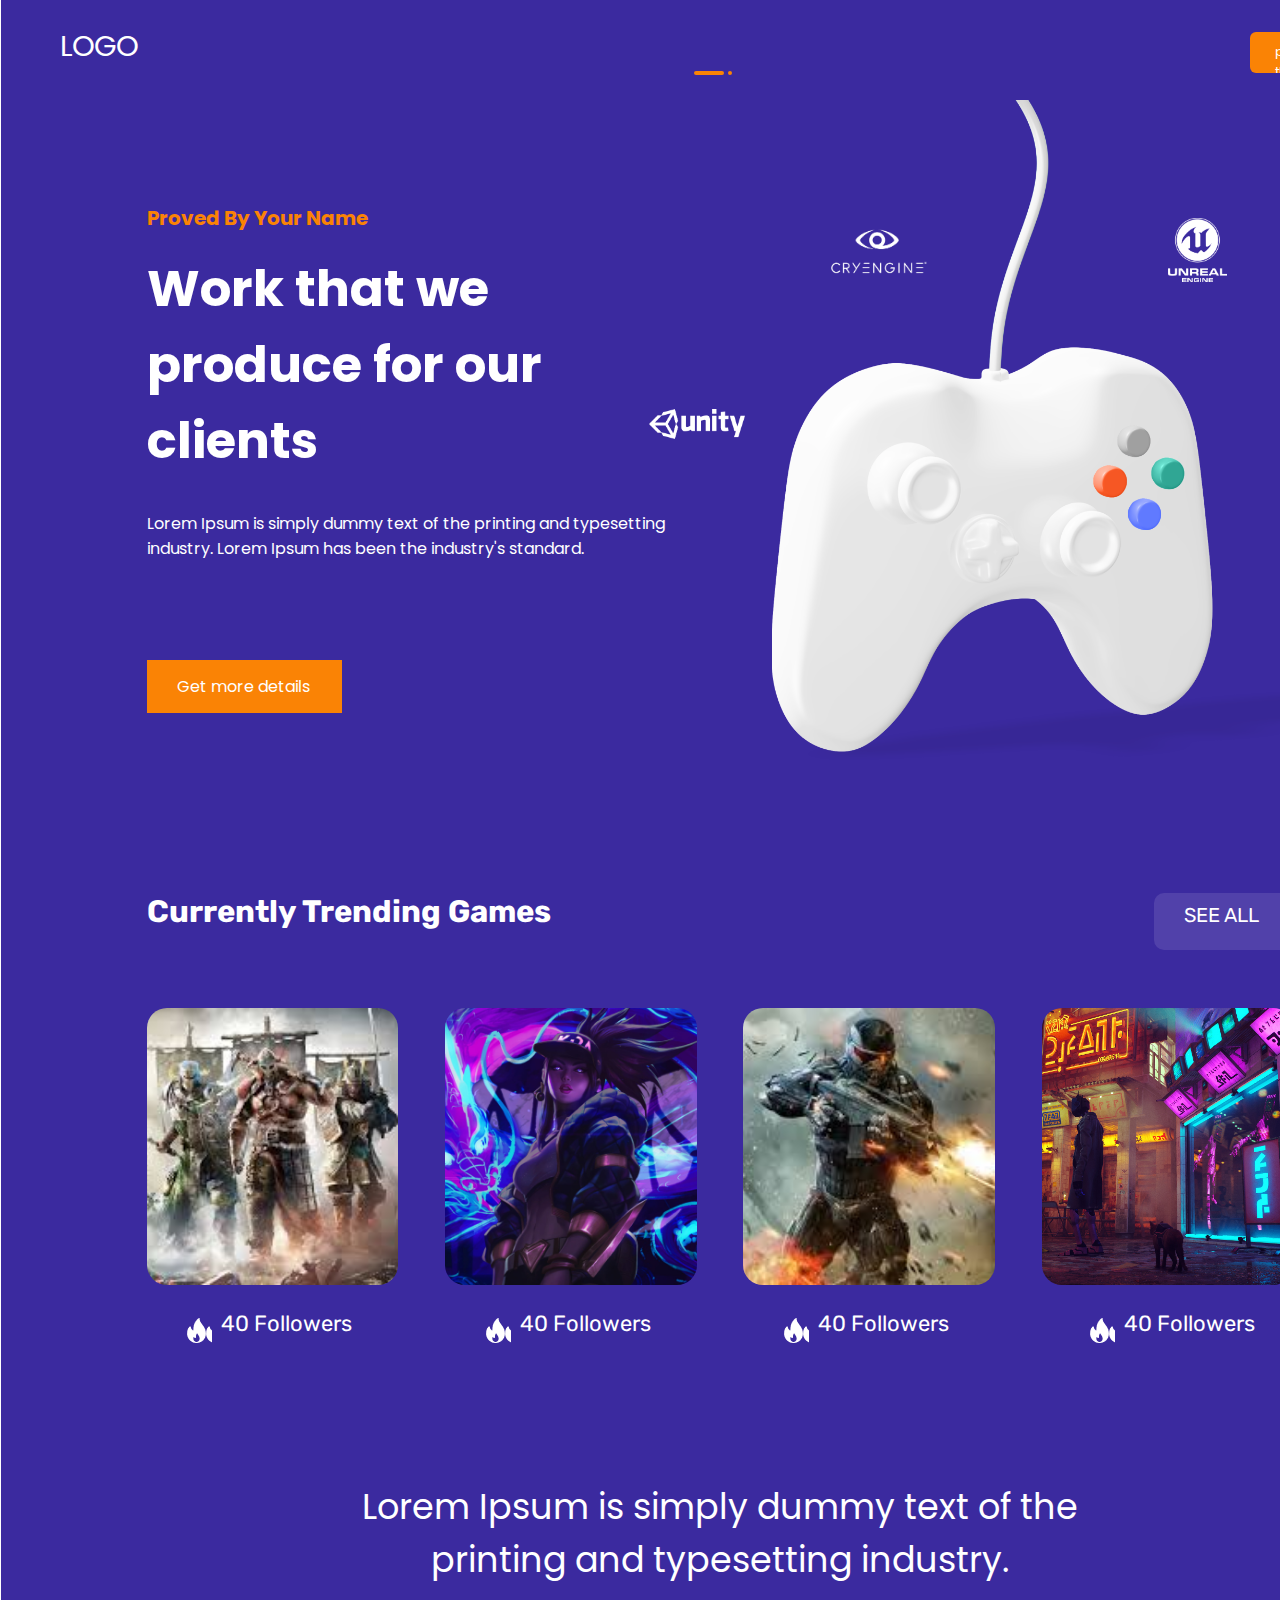
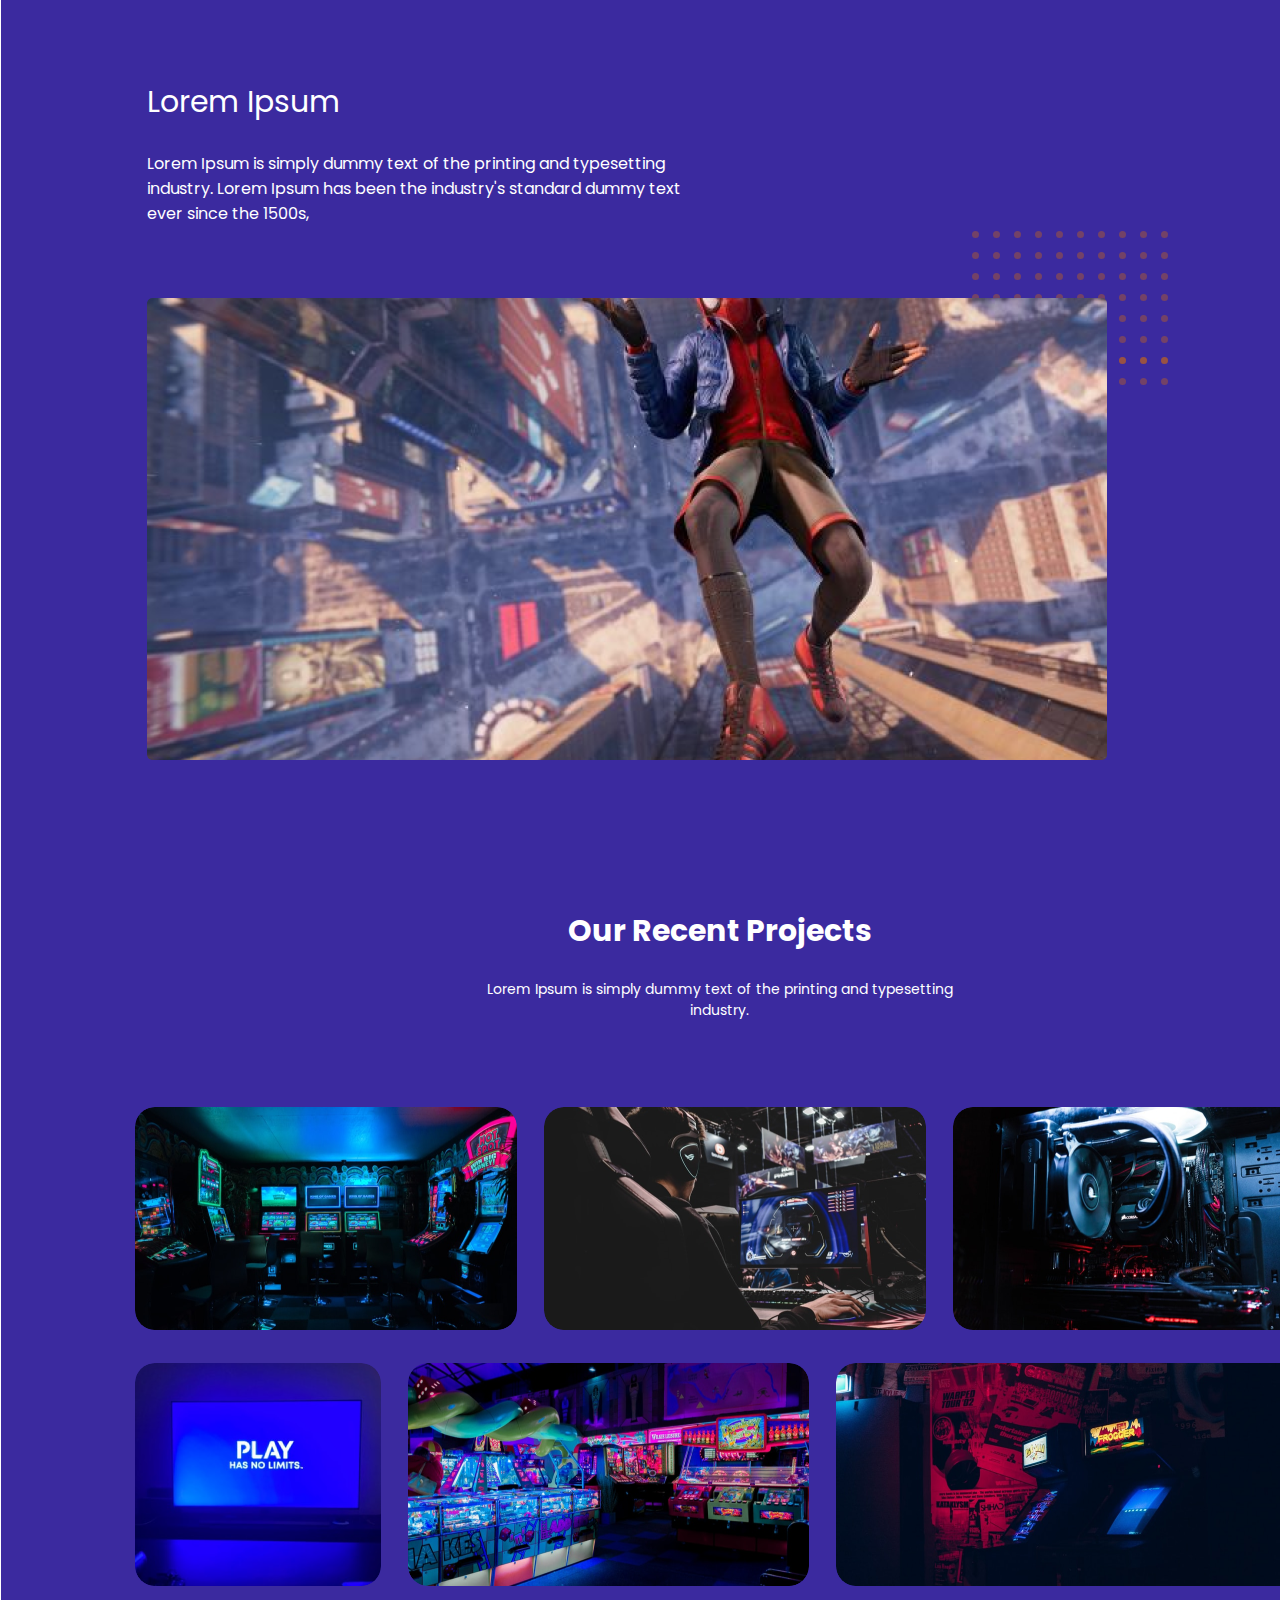
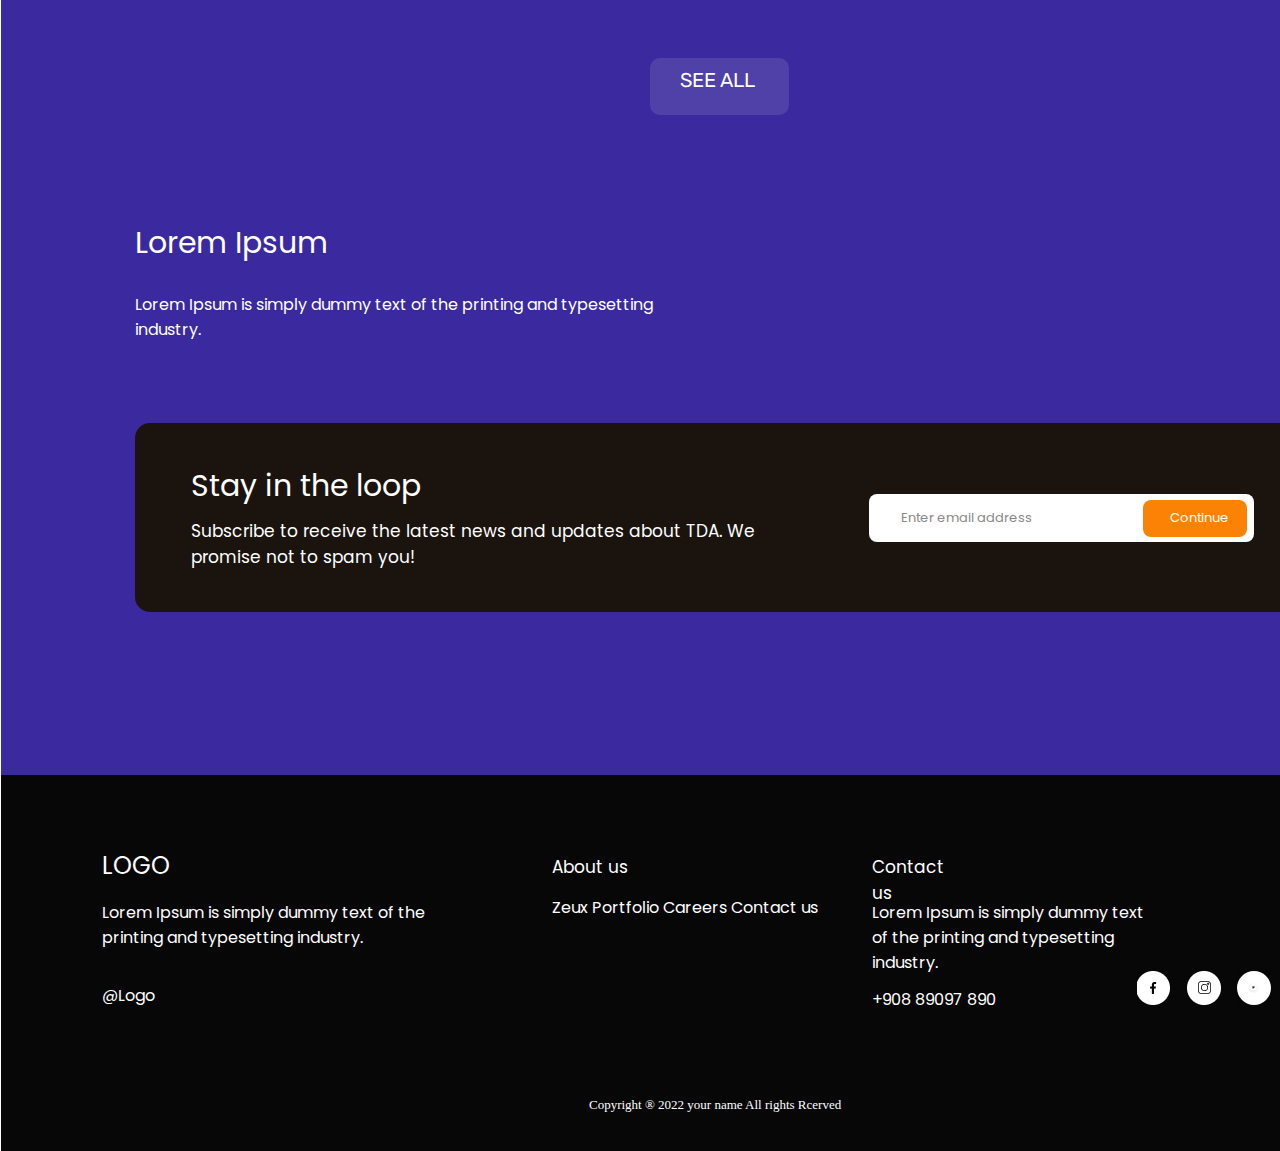
<file: index.html>
<!DOCTYPE html>
<html lang="en">
  <head>
    <meta charset="UTF-8" />
    <meta name="viewport" content="width=device-width, initial-scale=1.0" />
    <!-- description -->
    <!-- link style -->
    <!-- favicon -->
    <link
      href="https://fonts.googleapis.com/css?family=Poppins&display=swap"
      rel="stylesheet"
    />
    <link
      href="https://fonts.googleapis.com/css?family=Rubik&display=swap"
      rel="stylesheet"
    />
    <link href="./styles/style.css" rel="stylesheet" />
    <title>GAMiFY</title>
  </head>
  <body>
    <div class="v10">
      <div class="v11"></div>
      <div class="v12">
        <div class="v13">
          <div class="v14">
            <h1 class="v15">Work that we produce for our clients</h1
            ><span class="v16">Proved By Your Name</span>
          </div>
          <span class="v17"
            >Lorem Ipsum is simply dummy text of the printing and typesetting
            industry. Lorem Ipsum has been the industry's standard.</span
          >
        </div>
        <div class="v18">
          <div class="v19"></div>
          <a href="game.html">
            <span class="v20">Get more details</span></a>
        </div>
      </div>
      <div class="v21"></div>
      <span class="v22"
        >Lorem Ipsum is simply dummy text of the printing and typesetting
        industry.</span
      >
      <div class="v23">
        <span class="v24">Lorem Ipsum</span
        ><span class="v25"
          >Lorem Ipsum is simply dummy text of the printing and typesetting
          industry. Lorem Ipsum has been the industry's standard dummy text ever
          since the 1500s,</span
        >
      </div>
      <div class="v26">
        <div class="v27">
          <div class="v28"></div>
          <div class="v29"></div>
          <div class="v30"></div>
          <div class="v31"></div>
          <div class="v32"></div>
          <div class="v33"></div>
          <div class="v34"></div>
          <div class="v35"></div>
          <div class="v36"></div>
          <div class="v37"></div>
        </div>
        <div class="v38">
          <div class="v39"></div>
          <div class="v40"></div>
          <div class="v41"></div>
          <div class="v42"></div>
          <div class="v43"></div>
          <div class="v44"></div>
          <div class="v45"></div>
          <div class="v46"></div>
          <div class="v47"></div>
          <div class="v48"></div>
        </div>
        <div class="v49">
          <div class="v50"></div>
          <div class="v51"></div>
          <div class="v52"></div>
          <div class="v53"></div>
          <div class="v54"></div>
          <div class="v55"></div>
          <div class="v56"></div>
          <div class="v57"></div>
          <div class="v58"></div>
          <div class="v59"></div>
        </div>
        <div class="v60">
          <div class="v61"></div>
          <div class="v62"></div>
          <div class="v63"></div>
          <div class="v64"></div>
          <div class="v65"></div>
          <div class="v66"></div>
          <div class="v67"></div>
          <div class="v68"></div>
          <div class="v69"></div>
          <div class="v70"></div>
        </div>
        <div class="v71">
          <div class="v72"></div>
          <div class="v73"></div>
          <div class="v74"></div>
          <div class="v75"></div>
          <div class="v76"></div>
          <div class="v77"></div>
          <div class="v78"></div>
          <div class="v79"></div>
          <div class="v80"></div>
          <div class="v81"></div>
        </div>
        <div class="v82">
          <div class="v83"></div>
          <div class="v84"></div>
          <div class="v85"></div>
          <div class="v86"></div>
          <div class="v87"></div>
          <div class="v88"></div>
          <div class="v89"></div>
          <div class="v90"></div>
          <div class="v91"></div>
          <div class="v92"></div>
        </div>
        <div class="v93">
          <div class="v94"></div>
          <div class="v95"></div>
          <div class="v96"></div>
          <div class="v97"></div>
          <div class="v98"></div>
          <div class="v99"></div>
          <div class="v100"></div>
          <div class="v101"></div>
          <div class="v102"></div>
          <div class="v103"></div>
        </div>
        <div class="v104">
          <div class="v105"></div>
          <div class="v106"></div>
          <div class="v107"></div>
          <div class="v108"></div>
          <div class="v109"></div>
          <div class="v110"></div>
          <div class="v111"></div>
          <div class="v112"></div>
          <div class="v113"></div>
          <div class="v114"></div>
        </div>
        <div class="v115">
          <div class="v116"></div>
          <div class="v117"></div>
          <div class="v118"></div>
          <div class="v119"></div>
          <div class="v120"></div>
          <div class="v121"></div>
          <div class="v122"></div>
          <div class="v123"></div>
          <div class="v124"></div>
          <div class="v125"></div>
        </div>
      </div>
      <div class="v126"></div>
      <div class="v127">
        <div class="v128"></div>
        <span class="v129">SEE ALL</span>
      </div>
      <span class="v130">Currently Trending Games</span>
      <div class="v131">
        <div class="v132"></div>
        <span class="v133">SEE ALL</span>
      </div>
      <ul>

        <li>
          <div class="v134"></div>
          <div class="v135"></div>
          <div class="v136"></div>
          <div class="v137"></div>
          <div class="v138">
            <span class="v139">40 Followers</span>
            <div class="v140">
              <div class="v141">
                <div class="v142"><div class="v143"></div></div>
              </div>
            </div>
          </div>
          <div class="v144">
            <span class="v145">40 Followers</span>
            <div class="v146">
              <div class="v147">
                <div class="v148"><div class="v149"></div></div>
              </div>
            </div>
          </div>
          <div class="v150">
            <span class="v151">40 Followers</span>
            <div class="v152">
              <div class="v153">
                <div class="v154"><div class="v155"></div></div>
              </div>
            </div>
          </div>
          <div class="v156">
            <span class="v157">40 Followers</span>
            <div class="v158">
              <div class="v159">
                <div class="v160"><div class="v161"></div></div>
              </div>
            </div>
          </div>
        </li>

      </ul>
      
      <div class="v162">
        <div class="v163">
          <span class="v164">Our Recent Projects</span
          ><span class="v165"
            >Lorem Ipsum is simply dummy text of the printing and typesetting
            industry.
          </span>
        </div>
        <div class="v166"></div>
        <div class="v167"></div>
        <div class="v168"></div>
        <div class="v169"></div>
        <div class="v170"></div>
        <div class="v171"></div>
      </div>
      <div class="v172">
        <div class="v173"></div>
        <div class="v174">
          <div class="v175">
            <div class="v176">
              <div class="v177">
                <span class="v178"
                  >Lorem Ipsum is simply dummy text of the printing and
                  typesetting industry. </span
                ><span class="v179">Zeux Portfolio Careers Contact us</span
                ><span class="v180">@Logo</span>
                <div class="v181">
                  <div class="v182">
                    <div class="v183"></div>
                    <div class="v184"><div class="v185"></div></div>
                  </div>
                  <div class="v186">
                    <div class="v187"><div class="v188"></div></div>
                    <div class="v189">
                      <div class="v190"></div>
                      <div class="v191"></div>
                      <div class="v192"></div>
                    </div>
                  </div>
                  <div class="v193">
                    <div class="v194"><div class="v195"></div></div>
                    <div class="v196">
                      <div class="v197">
                        <div class="v198">
                          <div class="v199"></div>
                        </div>
                      </div>
                    </div>
                  </div>
                  <div class="v200">
                    <div class="v201"><div class="v202"></div></div>
                    <div class="v203">
                      <div class="v204"></div>
                      <div class="v205"></div>
                      <div class="v206"></div>
                    </div>
                  </div>
                </div>
                <span class="v207">About us</span>
                <div class="v208">
                  <span class="v209"
                    >Lorem Ipsum is simply dummy text of the printing and
                    typesetting industry. </span
                  ><span class="v210">+908 89097 890</span
                  ><span class="v211">Contact us</span>
                </div>
              </div>
            </div>
          </div>
          <div class="name"></div>
          <span class="v213"
            >Copyright ® 2022 your name All rights Rcerved</span
          >
        </div>
        <span class="v214">LOGO</span>
      </div>
      <div class="v215"></div>
      <div class="v216"></div>
      <div class="v217"></div>
      <div class="v218">
        <div class="v219">
          <span class="v220">Lorem Ipsum</span
          ><span class="v221"
            >Lorem Ipsum is simply dummy text of the printing and typesetting
            industry.
          </span>
        </div>
        <div class="v222">
          <div class="v223"></div>
          <div class="v224">
            <span class="v225">Stay in the loop</span
            ><span class="v226"
              >Subscribe to receive the latest news and updates about TDA. We
              promise not to spam you!
            </span>
          </div>
          <div class="v227">
            <div class="v228"></div>
            <div class="v229"></div>
            <span class="v230">Continue</span
            ><span class="v231">Enter email address</span>
          </div>
        </div>
      </div>
      <div class="v232">
        <div class="v233"></div>
        <div class="v234">
          <div class="v235">
            <div class="v236">
              <span class="v237">Home</span
              ><span class="v238">Games </span
              ><span class="v239">About us</span
              ><span class="v240">News</span>
            </div>
          </div>
          <div class="v241">
            <div class="v242"></div>
            <span class="v243">page theme </span>
          </div>
        </div>
        <div class="v244">
          <div class="v245"></div>
          <div class="v246"></div>
        </div>
        <span class="v247">LOGO</span>
      </div>
    </div>
  </body>
</html>
</file>
<file: styles/style.css>
/* 1. don't modify this style */
* {
  padding: 0;
  margin: 0;

  box-sizing: border-box;
}
body {
  font-size: 14px;
}
.v10 {
  width: 100%;
  height: 4351px;
  background-repeat: no-repeat;
  background-position: center center;
  background-size: cover;
  opacity: 1;
  position: relative;
  top: 0px;
  left: 0px;
  overflow: hidden;
}
.v11 {
  width: 100%;
  height: 100%;
  background: rgba(59,42,159,1);
  opacity: 1;
  position: absolute;
  top: 0px;
  left: 1px;
}
.v12 {
  width: 527px;
  height: 510px;
  background-repeat: no-repeat;
  background-position: center center;
  background-size: cover;
  opacity: 1;
  position: absolute;
  top: 203px;
  left: 147px;
  overflow: hidden;
}
.v13 {
  width: 527px;
  height: 409px;
  background-repeat: no-repeat;
  background-position: center center;
  background-size: cover;
  opacity: 1;
  position: relative;
  top: 0px;
  left: 0px;
  overflow: hidden;
}
.v14 {
  width: 479px;
  height: 282px;
  background-repeat: no-repeat;
  background-position: center center;
  background-size: cover;
  opacity: 1;
  position: relative;
  top: 0px;
  left: 0px;
  overflow: hidden;
}
.v15 {
  width: 479px;
  color: rgba(255,255,255,1);
  position: absolute;
  top: 48px;
  left: 0px;
  font-family: Poppins;
  font-weight: Bold;
  font-size: 50px;
  opacity: 1;
  text-align: left;
}
.v16 {
  width: 273px;
  color: rgba(250,131,5,1);
  position: relative;
  top: 0px;
  left: 0px;
  font-family: Poppins;
  font-weight: Bold;
  font-size: 20px;
  opacity: 1;
  text-align: left;
}
.v17 {
  width: 527px;
  color: rgba(255,255,255,1);
  position: absolute;
  top: 308px;
  left: 0px;
  font-family: Poppins;
  font-weight: Medium;
  font-size: 16px;
  opacity: 1;
  text-align: left;
}
.v18 {
  width: 195px;
  height: 53px;
  background-repeat: no-repeat;
  background-position: center center;
  background-size: cover;
  opacity: 1;
  position: absolute;
  top: 457px;
  left: 0px;
  overflow: hidden;
}
.v19 {
  width: 195px;
  height: 53px;
  background: rgba(250,131,5,1);
  opacity: 1;
  position: relative;
  top: 0px;
  left: 0px;
}
.v20 {
  width: 134px;
  color: rgba(255,255,255,1);
  position: absolute;
  top: 14px;
  left: 30px;
  font-family: Poppins;
  font-weight: Medium;
  font-size: 16px;
  opacity: 1;
  text-align: left;
}
.v21 {
  width: 806px;
  height: 761px;
  background: url("../images/v21.png");
  background-repeat: no-repeat;
  background-position: center center;
  background-size: cover;
  opacity: 1;
  position: absolute;
  top: 0px;
  left: 772px;
  overflow: hidden;
}
.v22 {
  width: 826px;
  color: rgba(255,255,255,1);
  position: absolute;
  top: 1480px;
  left: 307px;
  font-family: Poppins;
  font-weight: SemiBold;
  font-size: 35px;
  opacity: 1;
  text-align: center;
}
.v23 {
  width: 545px;
  height: 173px;
  background-repeat: no-repeat;
  background-position: center center;
  background-size: cover;
  opacity: 1;
  position: absolute;
  top: 1679px;
  left: 147px;
  overflow: hidden;
}
.v24 {
  width: 209px;
  color: rgba(255,255,255,1);
  position: relative;
  top: 0px;
  left: 0px;
  font-family: Poppins;
  font-weight: SemiBold;
  font-size: 30px;
  opacity: 1;
  text-align: left;
}
.v25 {
  width: 545px;
  color: rgba(255,255,255,1);
  position: absolute;
  top: 72px;
  left: 0px;
  font-family: Poppins;
  font-weight: Regular;
  font-size: 16px;
  opacity: 1;
  text-align: left;
}
.v26 {
  width: 196px;
  height: 154px;
  background-repeat: no-repeat;
  background-position: center center;
  background-size: cover;
  opacity: 1;
  position: absolute;
  top: 1831px;
  left: 972px;
  overflow: hidden;
}
.v27 {
  width: 196px;
  height: 7px;
  background-repeat: no-repeat;
  background-position: center center;
  background-size: cover;
  opacity: 1;
  position: absolute;
  top: 0px;
  left: 0px;
  overflow: hidden;
}
.v28 {
  width: 7px;
  height: 7px;
  background: rgba(220,112,0,0.3499999940395355);
  opacity: 1;
  position: absolute;
  top: 0px;
  left: 0px;
  border-radius: 50%;
}
.v29 {
  width: 7px;
  height: 7px;
  background: rgba(220,112,0,0.3499999940395355);
  opacity: 1;
  position: absolute;
  top: 0px;
  left: 21px;
  border-radius: 50%;
}
.v30 {
  width: 7px;
  height: 7px;
  background: rgba(220,112,0,0.3499999940395355);
  opacity: 1;
  position: absolute;
  top: 0px;
  left: 42px;
  border-radius: 50%;
}
.v31 {
  width: 7px;
  height: 7px;
  background: rgba(220,112,0,0.3499999940395355);
  opacity: 1;
  position: absolute;
  top: 0px;
  left: 63px;
  border-radius: 50%;
}
.v32 {
  width: 7px;
  height: 7px;
  background: rgba(220,112,0,0.3499999940395355);
  opacity: 1;
  position: absolute;
  top: 0px;
  left: 84px;
  border-radius: 50%;
}
.v33 {
  width: 7px;
  height: 7px;
  background: rgba(220,112,0,0.3499999940395355);
  opacity: 1;
  position: absolute;
  top: 0px;
  left: 105px;
  border-radius: 50%;
}
.v34 {
  width: 7px;
  height: 7px;
  background: rgba(220,112,0,0.3499999940395355);
  opacity: 1;
  position: absolute;
  top: 0px;
  left: 126px;
  border-radius: 50%;
}
.v35 {
  width: 7px;
  height: 7px;
  background: rgba(220,112,0,0.3499999940395355);
  opacity: 1;
  position: absolute;
  top: 0px;
  left: 147px;
  border-radius: 50%;
}
.v36 {
  width: 7px;
  height: 7px;
  background: rgba(220,112,0,0.3499999940395355);
  opacity: 1;
  position: absolute;
  top: 0px;
  left: 168px;
  border-radius: 50%;
}
.v37 {
  width: 7px;
  height: 7px;
  background: rgba(220,112,0,0.3499999940395355);
  opacity: 1;
  position: absolute;
  top: 0px;
  left: 189px;
  border-radius: 50%;
}
.v38 {
  width: 196px;
  height: 7px;
  background-repeat: no-repeat;
  background-position: center center;
  background-size: cover;
  opacity: 1;
  position: absolute;
  top: 21px;
  left: 0px;
  overflow: hidden;
}
.v39 {
  width: 7px;
  height: 7px;
  background: rgba(220,112,0,0.3499999940395355);
  opacity: 1;
  position: absolute;
  top: 0px;
  left: 0px;
  border-radius: 50%;
}
.v40 {
  width: 7px;
  height: 7px;
  background: rgba(220,112,0,0.3499999940395355);
  opacity: 1;
  position: absolute;
  top: 0px;
  left: 21px;
  border-radius: 50%;
}
.v41 {
  width: 7px;
  height: 7px;
  background: rgba(220,112,0,0.3499999940395355);
  opacity: 1;
  position: absolute;
  top: 0px;
  left: 42px;
  border-radius: 50%;
}
.v42 {
  width: 7px;
  height: 7px;
  background: rgba(220,112,0,0.3499999940395355);
  opacity: 1;
  position: absolute;
  top: 0px;
  left: 63px;
  border-radius: 50%;
}
.v43 {
  width: 7px;
  height: 7px;
  background: rgba(220,112,0,0.3499999940395355);
  opacity: 1;
  position: absolute;
  top: 0px;
  left: 84px;
  border-radius: 50%;
}
.v44 {
  width: 7px;
  height: 7px;
  background: rgba(220,112,0,0.3499999940395355);
  opacity: 1;
  position: absolute;
  top: 0px;
  left: 105px;
  border-radius: 50%;
}
.v45 {
  width: 7px;
  height: 7px;
  background: rgba(220,112,0,0.3499999940395355);
  opacity: 1;
  position: absolute;
  top: 0px;
  left: 126px;
  border-radius: 50%;
}
.v46 {
  width: 7px;
  height: 7px;
  background: rgba(220,112,0,0.3499999940395355);
  opacity: 1;
  position: absolute;
  top: 0px;
  left: 147px;
  border-radius: 50%;
}
.v47 {
  width: 7px;
  height: 7px;
  background: rgba(220,112,0,0.3499999940395355);
  opacity: 1;
  position: absolute;
  top: 0px;
  left: 168px;
  border-radius: 50%;
}
.v48 {
  width: 7px;
  height: 7px;
  background: rgba(220,112,0,0.3499999940395355);
  opacity: 1;
  position: absolute;
  top: 0px;
  left: 189px;
  border-radius: 50%;
}
.v49 {
  width: 196px;
  height: 7px;
  background-repeat: no-repeat;
  background-position: center center;
  background-size: cover;
  opacity: 1;
  position: absolute;
  top: 42px;
  left: 0px;
  overflow: hidden;
}
.v50 {
  width: 7px;
  height: 7px;
  background: rgba(220,112,0,0.3499999940395355);
  opacity: 1;
  position: absolute;
  top: 0px;
  left: 0px;
  border-radius: 50%;
}
.v51 {
  width: 7px;
  height: 7px;
  background: rgba(220,112,0,0.3499999940395355);
  opacity: 1;
  position: absolute;
  top: 0px;
  left: 21px;
  border-radius: 50%;
}
.v52 {
  width: 7px;
  height: 7px;
  background: rgba(220,112,0,0.3499999940395355);
  opacity: 1;
  position: absolute;
  top: 0px;
  left: 42px;
  border-radius: 50%;
}
.v53 {
  width: 7px;
  height: 7px;
  background: rgba(220,112,0,0.3499999940395355);
  opacity: 1;
  position: absolute;
  top: 0px;
  left: 63px;
  border-radius: 50%;
}
.v54 {
  width: 7px;
  height: 7px;
  background: rgba(220,112,0,0.3499999940395355);
  opacity: 1;
  position: absolute;
  top: 0px;
  left: 84px;
  border-radius: 50%;
}
.v55 {
  width: 7px;
  height: 7px;
  background: rgba(220,112,0,0.3499999940395355);
  opacity: 1;
  position: absolute;
  top: 0px;
  left: 105px;
  border-radius: 50%;
}
.v56 {
  width: 7px;
  height: 7px;
  background: rgba(220,112,0,0.3499999940395355);
  opacity: 1;
  position: absolute;
  top: 0px;
  left: 126px;
  border-radius: 50%;
}
.v57 {
  width: 7px;
  height: 7px;
  background: rgba(220,112,0,0.3499999940395355);
  opacity: 1;
  position: absolute;
  top: 0px;
  left: 147px;
  border-radius: 50%;
}
.v58 {
  width: 7px;
  height: 7px;
  background: rgba(220,112,0,0.3499999940395355);
  opacity: 1;
  position: absolute;
  top: 0px;
  left: 168px;
  border-radius: 50%;
}
.v59 {
  width: 7px;
  height: 7px;
  background: rgba(220,112,0,0.3499999940395355);
  opacity: 1;
  position: absolute;
  top: 0px;
  left: 189px;
  border-radius: 50%;
}
.v60 {
  width: 196px;
  height: 7px;
  background-repeat: no-repeat;
  background-position: center center;
  background-size: cover;
  opacity: 1;
  position: absolute;
  top: 63px;
  left: 0px;
  overflow: hidden;
}
.v61 {
  width: 7px;
  height: 7px;
  background: rgba(220,112,0,0.3499999940395355);
  opacity: 1;
  position: absolute;
  top: 0px;
  left: 0px;
  border-radius: 50%;
}
.v62 {
  width: 7px;
  height: 7px;
  background: rgba(220,112,0,0.3499999940395355);
  opacity: 1;
  position: absolute;
  top: 0px;
  left: 21px;
  border-radius: 50%;
}
.v63 {
  width: 7px;
  height: 7px;
  background: rgba(220,112,0,0.3499999940395355);
  opacity: 1;
  position: absolute;
  top: 0px;
  left: 42px;
  border-radius: 50%;
}
.v64 {
  width: 7px;
  height: 7px;
  background: rgba(220,112,0,0.3499999940395355);
  opacity: 1;
  position: absolute;
  top: 0px;
  left: 63px;
  border-radius: 50%;
}
.v65 {
  width: 7px;
  height: 7px;
  background: rgba(220,112,0,0.3499999940395355);
  opacity: 1;
  position: absolute;
  top: 0px;
  left: 84px;
  border-radius: 50%;
}
.v66 {
  width: 7px;
  height: 7px;
  background: rgba(220,112,0,0.3499999940395355);
  opacity: 1;
  position: absolute;
  top: 0px;
  left: 105px;
  border-radius: 50%;
}
.v67 {
  width: 7px;
  height: 7px;
  background: rgba(220,112,0,0.3499999940395355);
  opacity: 1;
  position: absolute;
  top: 0px;
  left: 126px;
  border-radius: 50%;
}
.v68 {
  width: 7px;
  height: 7px;
  background: rgba(220,112,0,0.3499999940395355);
  opacity: 1;
  position: absolute;
  top: 0px;
  left: 147px;
  border-radius: 50%;
}
.v69 {
  width: 7px;
  height: 7px;
  background: rgba(220,112,0,0.3499999940395355);
  opacity: 1;
  position: absolute;
  top: 0px;
  left: 168px;
  border-radius: 50%;
}
.v70 {
  width: 7px;
  height: 7px;
  background: rgba(220,112,0,0.3499999940395355);
  opacity: 1;
  position: absolute;
  top: 0px;
  left: 189px;
  border-radius: 50%;
}
.v71 {
  width: 196px;
  height: 7px;
  background-repeat: no-repeat;
  background-position: center center;
  background-size: cover;
  opacity: 1;
  position: absolute;
  top: 84px;
  left: 0px;
  overflow: hidden;
}
.v72 {
  width: 7px;
  height: 7px;
  background: rgba(220,112,0,0.3499999940395355);
  opacity: 1;
  position: absolute;
  top: 0px;
  left: 0px;
  border-radius: 50%;
}
.v73 {
  width: 7px;
  height: 7px;
  background: rgba(220,112,0,0.3499999940395355);
  opacity: 1;
  position: absolute;
  top: 0px;
  left: 21px;
  border-radius: 50%;
}
.v74 {
  width: 7px;
  height: 7px;
  background: rgba(220,112,0,0.3499999940395355);
  opacity: 1;
  position: absolute;
  top: 0px;
  left: 42px;
  border-radius: 50%;
}
.v75 {
  width: 7px;
  height: 7px;
  background: rgba(220,112,0,0.3499999940395355);
  opacity: 1;
  position: absolute;
  top: 0px;
  left: 63px;
  border-radius: 50%;
}
.v76 {
  width: 7px;
  height: 7px;
  background: rgba(220,112,0,0.3499999940395355);
  opacity: 1;
  position: absolute;
  top: 0px;
  left: 84px;
  border-radius: 50%;
}
.v77 {
  width: 7px;
  height: 7px;
  background: rgba(220,112,0,0.3499999940395355);
  opacity: 1;
  position: absolute;
  top: 0px;
  left: 105px;
  border-radius: 50%;
}
.v78 {
  width: 7px;
  height: 7px;
  background: rgba(220,112,0,0.3499999940395355);
  opacity: 1;
  position: absolute;
  top: 0px;
  left: 126px;
  border-radius: 50%;
}
.v79 {
  width: 7px;
  height: 7px;
  background: rgba(220,112,0,0.3499999940395355);
  opacity: 1;
  position: absolute;
  top: 0px;
  left: 147px;
  border-radius: 50%;
}
.v80 {
  width: 7px;
  height: 7px;
  background: rgba(220,112,0,0.3499999940395355);
  opacity: 1;
  position: absolute;
  top: 0px;
  left: 168px;
  border-radius: 50%;
}
.v81 {
  width: 7px;
  height: 7px;
  background: rgba(220,112,0,0.3499999940395355);
  opacity: 1;
  position: absolute;
  top: 0px;
  left: 189px;
  border-radius: 50%;
}
.v82 {
  width: 196px;
  height: 7px;
  background-repeat: no-repeat;
  background-position: center center;
  background-size: cover;
  opacity: 1;
  position: absolute;
  top: 105px;
  left: 0px;
  overflow: hidden;
}
.v83 {
  width: 7px;
  height: 7px;
  background: rgba(220,112,0,0.3499999940395355);
  opacity: 1;
  position: absolute;
  top: 0px;
  left: 0px;
  border-radius: 50%;
}
.v84 {
  width: 7px;
  height: 7px;
  background: rgba(220,112,0,0.3499999940395355);
  opacity: 1;
  position: absolute;
  top: 0px;
  left: 21px;
  border-radius: 50%;
}
.v85 {
  width: 7px;
  height: 7px;
  background: rgba(220,112,0,0.3499999940395355);
  opacity: 1;
  position: absolute;
  top: 0px;
  left: 42px;
  border-radius: 50%;
}
.v86 {
  width: 7px;
  height: 7px;
  background: rgba(220,112,0,0.3499999940395355);
  opacity: 1;
  position: absolute;
  top: 0px;
  left: 63px;
  border-radius: 50%;
}
.v87 {
  width: 7px;
  height: 7px;
  background: rgba(220,112,0,0.3499999940395355);
  opacity: 1;
  position: absolute;
  top: 0px;
  left: 84px;
  border-radius: 50%;
}
.v88 {
  width: 7px;
  height: 7px;
  background: rgba(220,112,0,0.3499999940395355);
  opacity: 1;
  position: absolute;
  top: 0px;
  left: 105px;
  border-radius: 50%;
}
.v89 {
  width: 7px;
  height: 7px;
  background: rgba(220,112,0,0.3499999940395355);
  opacity: 1;
  position: absolute;
  top: 0px;
  left: 126px;
  border-radius: 50%;
}
.v90 {
  width: 7px;
  height: 7px;
  background: rgba(220,112,0,0.3499999940395355);
  opacity: 1;
  position: absolute;
  top: 0px;
  left: 147px;
  border-radius: 50%;
}
.v91 {
  width: 7px;
  height: 7px;
  background: rgba(220,112,0,0.3499999940395355);
  opacity: 1;
  position: absolute;
  top: 0px;
  left: 168px;
  border-radius: 50%;
}
.v92 {
  width: 7px;
  height: 7px;
  background: rgba(220,112,0,0.3499999940395355);
  opacity: 1;
  position: absolute;
  top: 0px;
  left: 189px;
  border-radius: 50%;
}
.v93 {
  width: 196px;
  height: 7px;
  background-repeat: no-repeat;
  background-position: center center;
  background-size: cover;
  opacity: 1;
  position: absolute;
  top: 126px;
  left: 0px;
  overflow: hidden;
}
.v94 {
  width: 7px;
  height: 7px;
  background: rgba(220,112,0,0.3499999940395355);
  opacity: 1;
  position: absolute;
  top: 0px;
  left: 0px;
  border-radius: 50%;
}
.v95 {
  width: 7px;
  height: 7px;
  background: rgba(220,112,0,0.3499999940395355);
  opacity: 1;
  position: absolute;
  top: 0px;
  left: 21px;
  border-radius: 50%;
}
.v96 {
  width: 7px;
  height: 7px;
  background: rgba(220,112,0,0.3499999940395355);
  opacity: 1;
  position: absolute;
  top: 0px;
  left: 42px;
  border-radius: 50%;
}
.v97 {
  width: 7px;
  height: 7px;
  background: rgba(220,112,0,0.3499999940395355);
  opacity: 1;
  position: absolute;
  top: 0px;
  left: 63px;
  border-radius: 50%;
}
.v98 {
  width: 7px;
  height: 7px;
  background: rgba(220,112,0,0.3499999940395355);
  opacity: 1;
  position: absolute;
  top: 0px;
  left: 84px;
  border-radius: 50%;
}
.v99 {
  width: 7px;
  height: 7px;
  background: rgba(220,112,0,0.3499999940395355);
  opacity: 1;
  position: absolute;
  top: 0px;
  left: 105px;
  border-radius: 50%;
}
.v100 {
  width: 7px;
  height: 7px;
  background: rgba(220,112,0,0.3499999940395355);
  opacity: 1;
  position: absolute;
  top: 0px;
  left: 126px;
  border-radius: 50%;
}
.v101 {
  width: 7px;
  height: 7px;
  background: rgba(220,112,0,0.3499999940395355);
  opacity: 1;
  position: absolute;
  top: 0px;
  left: 147px;
  border-radius: 50%;
}
.v102 {
  width: 7px;
  height: 7px;
  background: rgba(220,112,0,0.3499999940395355);
  opacity: 1;
  position: absolute;
  top: 0px;
  left: 168px;
  border-radius: 50%;
}
.v103 {
  width: 7px;
  height: 7px;
  background: rgba(220,112,0,0.3499999940395355);
  opacity: 1;
  position: absolute;
  top: 0px;
  left: 189px;
  border-radius: 50%;
}
.v104 {
  width: 196px;
  height: 7px;
  background-repeat: no-repeat;
  background-position: center center;
  background-size: cover;
  opacity: 1;
  position: absolute;
  top: 126px;
  left: 0px;
  overflow: hidden;
}
.v105 {
  width: 7px;
  height: 7px;
  background: rgba(220,112,0,0.3499999940395355);
  opacity: 1;
  position: absolute;
  top: 0px;
  left: 0px;
  border-radius: 50%;
}
.v106 {
  width: 7px;
  height: 7px;
  background: rgba(220,112,0,0.3499999940395355);
  opacity: 1;
  position: absolute;
  top: 0px;
  left: 21px;
  border-radius: 50%;
}
.v107 {
  width: 7px;
  height: 7px;
  background: rgba(220,112,0,0.3499999940395355);
  opacity: 1;
  position: absolute;
  top: 0px;
  left: 42px;
  border-radius: 50%;
}
.v108 {
  width: 7px;
  height: 7px;
  background: rgba(220,112,0,0.3499999940395355);
  opacity: 1;
  position: absolute;
  top: 0px;
  left: 63px;
  border-radius: 50%;
}
.v109 {
  width: 7px;
  height: 7px;
  background: rgba(220,112,0,0.3499999940395355);
  opacity: 1;
  position: absolute;
  top: 0px;
  left: 84px;
  border-radius: 50%;
}
.v110 {
  width: 7px;
  height: 7px;
  background: rgba(220,112,0,0.3499999940395355);
  opacity: 1;
  position: absolute;
  top: 0px;
  left: 105px;
  border-radius: 50%;
}
.v111 {
  width: 7px;
  height: 7px;
  background: rgba(220,112,0,0.3499999940395355);
  opacity: 1;
  position: absolute;
  top: 0px;
  left: 126px;
  border-radius: 50%;
}
.v112 {
  width: 7px;
  height: 7px;
  background: rgba(220,112,0,0.3499999940395355);
  opacity: 1;
  position: absolute;
  top: 0px;
  left: 147px;
  border-radius: 50%;
}
.v113 {
  width: 7px;
  height: 7px;
  background: rgba(220,112,0,0.3499999940395355);
  opacity: 1;
  position: absolute;
  top: 0px;
  left: 168px;
  border-radius: 50%;
}
.v114 {
  width: 7px;
  height: 7px;
  background: rgba(220,112,0,0.3499999940395355);
  opacity: 1;
  position: absolute;
  top: 0px;
  left: 189px;
  border-radius: 50%;
}
.v115 {
  width: 196px;
  height: 7px;
  background-repeat: no-repeat;
  background-position: center center;
  background-size: cover;
  opacity: 1;
  position: absolute;
  top: 147px;
  left: 0px;
  overflow: hidden;
}
.v116 {
  width: 7px;
  height: 7px;
  background: rgba(220,112,0,0.3499999940395355);
  opacity: 1;
  position: absolute;
  top: 0px;
  left: 0px;
  border-radius: 50%;
}
.v117 {
  width: 7px;
  height: 7px;
  background: rgba(220,112,0,0.3499999940395355);
  opacity: 1;
  position: absolute;
  top: 0px;
  left: 21px;
  border-radius: 50%;
}
.v118 {
  width: 7px;
  height: 7px;
  background: rgba(220,112,0,0.3499999940395355);
  opacity: 1;
  position: absolute;
  top: 0px;
  left: 42px;
  border-radius: 50%;
}
.v119 {
  width: 7px;
  height: 7px;
  background: rgba(220,112,0,0.3499999940395355);
  opacity: 1;
  position: absolute;
  top: 0px;
  left: 63px;
  border-radius: 50%;
}
.v120 {
  width: 7px;
  height: 7px;
  background: rgba(220,112,0,0.3499999940395355);
  opacity: 1;
  position: absolute;
  top: 0px;
  left: 84px;
  border-radius: 50%;
}
.v121 {
  width: 7px;
  height: 7px;
  background: rgba(220,112,0,0.3499999940395355);
  opacity: 1;
  position: absolute;
  top: 0px;
  left: 105px;
  border-radius: 50%;
}
.v122 {
  width: 7px;
  height: 7px;
  background: rgba(220,112,0,0.3499999940395355);
  opacity: 1;
  position: absolute;
  top: 0px;
  left: 126px;
  border-radius: 50%;
}
.v123 {
  width: 7px;
  height: 7px;
  background: rgba(220,112,0,0.3499999940395355);
  opacity: 1;
  position: absolute;
  top: 0px;
  left: 147px;
  border-radius: 50%;
}
.v124 {
  width: 7px;
  height: 7px;
  background: rgba(220,112,0,0.3499999940395355);
  opacity: 1;
  position: absolute;
  top: 0px;
  left: 168px;
  border-radius: 50%;
}
.v125 {
  width: 7px;
  height: 7px;
  background: rgba(220,112,0,0.3499999940395355);
  opacity: 1;
  position: absolute;
  top: 0px;
  left: 189px;
  border-radius: 50%;
}
.v126 {
  width: 75%;
  height: 462px;
  background: url("../images/v126.png");
  opacity: 1;
  position: absolute;
  top: 1898px;
  left: 147px;
  border-top-left-radius: 5px;
  border-top-right-radius: 5px;
  border-bottom-left-radius: 5px;
  border-bottom-right-radius: 5px;
  overflow: hidden;
}
.v127 {
  width: 139px;
  height: 57px;
  background-repeat: no-repeat;
  background-position: center center;
  background-size: cover;
  opacity: 1;
  position: absolute;
  top: 3258px;
  left: 650px;
  overflow: hidden;
}
.v128 {
  width: 139px;
  height: 57px;
  background: rgba(255,255,255,0.10999999940395355);
  opacity: 1;
  position: absolute;
  top: 0px;
  left: 0px;
  border-top-left-radius: 10px;
  border-top-right-radius: 10px;
  border-bottom-left-radius: 10px;
  border-bottom-right-radius: 10px;
  overflow: hidden;
}
.v129 {
  width: 79px;
  color: rgba(255,255,255,1);
  position: absolute;
  top: 10px;
  left: 30px;
  font-family: Rubik;
  font-weight: Medium;
  font-size: 20px;
  opacity: 1;
  text-align: left;
}
.v130 {
  width: 404px;
  color: rgba(255,255,255,1);
  position: absolute;
  top: 893px;
  left: 147px;
  font-family: Rubik;
  font-weight: Bold;
  font-size: 31px;
  opacity: 1;
  text-align: left;
}
.v131 {
  width: 139px;
  height: 57px;
  background-repeat: no-repeat;
  background-position: center center;
  background-size: cover;
  opacity: 1;
  position: absolute;
  top: 893px;
  left: 1154px;
  overflow: hidden;
}
.v132 {
  width: 139px;
  height: 57px;
  background: rgba(81,65,170,1);
  opacity: 1;
  position: relative;
  top: 0px;
  left: 0px;
  border-top-left-radius: 10px;
  border-top-right-radius: 10px;
  border-bottom-left-radius: 10px;
  border-bottom-right-radius: 10px;
  overflow: hidden;
}
.v133 {
  width: 79px;
  color: rgba(255,255,255,1);
  position: absolute;
  top: 10px;
  left: 30px;
  font-family: Rubik;
  font-weight: Medium;
  font-size: 20px;
  opacity: 1;
  text-align: left;
}
.v134 {
  width: 251px;
  height: 277px;
  background: url("../images/v134.png");
  background-repeat: no-repeat;
  background-position: center center;
  background-size: cover;
  opacity: 1;
  position: absolute;
  top: 1008px;
  left: 147px;
  border-top-left-radius: 20px;
  border-top-right-radius: 20px;
  border-bottom-left-radius: 20px;
  border-bottom-right-radius: 20px;
  overflow: hidden;
}
.v135 {
  width: 252px;
  height: 277px;
  background: url("../images/v135.png");
  background-repeat: no-repeat;
  background-position: center center;
  background-size: cover;
  opacity: 1;
  position: absolute;
  top: 1008px;
  left: 445px;
  border-top-left-radius: 20px;
  border-top-right-radius: 20px;
  border-bottom-left-radius: 20px;
  border-bottom-right-radius: 20px;
  overflow: hidden;
}
.v136 {
  width: 252px;
  height: 277px;
  background: url("../images/v136.png");
  background-repeat: no-repeat;
  background-position: center center;
  background-size: cover;
  opacity: 1;
  position: absolute;
  top: 1008px;
  left: 743px;
  border-top-left-radius: 20px;
  border-top-right-radius: 20px;
  border-bottom-left-radius: 20px;
  border-bottom-right-radius: 20px;
  overflow: hidden;
}
.v137 {
  width: 251px;
  height: 277px;
  background: url("../images/v137.png");
  background-repeat: no-repeat;
  background-position: center center;
  background-size: cover;
  opacity: 1;
  position: absolute;
  top: 1008px;
  left: 1042px;
  border-top-left-radius: 20px;
  border-top-right-radius: 20px;
  border-bottom-left-radius: 20px;
  border-bottom-right-radius: 20px;
  overflow: hidden;
}
.v138 {
  width: 170px;
  height: 41px;
  background-repeat: no-repeat;
  background-position: center center;
  background-size: cover;
  opacity: 1;
  position: absolute;
  top: 1310px;
  left: 187px;
  overflow: hidden;
}
.v139 {
  width: 136px;
  color: rgba(255,255,255,1);
  position: absolute;
  top: 0px;
  left: 34px;
  font-family: Rubik;
  font-weight: Medium;
  font-size: 22px;
  opacity: 1;
  text-align: left;
}
.v140 {
  width: 25px;
  height: 25px;
  background: url("../images/v158.png");
  opacity: 1;
  position: absolute;
  top: 8px;
  left: 0px;
  overflow: hidden;
}
.v141 {
  width: 18px;
  height: 25px;
  background-repeat: no-repeat;
  background-position: center center;
  background-size: cover;
  opacity: 1;
  position: absolute;
  top: 1px;
  left: 4px;
  overflow: hidden;
}
.v142 {
  width: 18px;
  height: 25px;
  background-repeat: no-repeat;
  background-position: center center;
  background-size: cover;
  opacity: 1;
  position: relative;
  top: 0px;
  left: 0px;
  overflow: hidden;
}
.v143 {
  width: 18px;
  height: 25px;
  opacity: 1;
  position: relative;
  top: 0px;
  left: 0px;
}
.v144 {
  width: 170px;
  height: 41px;
  background-repeat: no-repeat;
  background-position: center center;
  background-size: cover;
  opacity: 1;
  position: absolute;
  top: 1310px;
  left: 486px;
  overflow: hidden;
}
.v145 {
  width: 136px;
  color: rgba(255,255,255,1);
  position: absolute;
  top: 0px;
  left: 34px;
  font-family: Rubik;
  font-weight: Medium;
  font-size: 22px;
  opacity: 1;
  text-align: left;
}
.v146 {
  width: 25px;
  height: 25px;
  background: url("../images/v158.png");
  opacity: 1;
  position: absolute;
  top: 8px;
  left: 0px;
  overflow: hidden;
}
.v147 {
  width: 18px;
  height: 25px;
  background-repeat: no-repeat;
  background-position: center center;
  background-size: cover;
  opacity: 1;
  position: absolute;
  top: 1px;
  left: 4px;
  overflow: hidden;
}
.v148 {
  width: 18px;
  height: 25px;
  background-repeat: no-repeat;
  background-position: center center;
  background-size: cover;
  opacity: 1;
  position: relative;
  top: 0px;
  left: 0px;
  overflow: hidden;
}
.v149 {
  width: 18px;
  height: 25px;
  opacity: 1;
  position: relative;
  top: 0px;
  left: 0px;
}
.v150 {
  width: 170px;
  height: 41px;
  background-repeat: no-repeat;
  background-position: center center;
  background-size: cover;
  opacity: 1;
  position: absolute;
  top: 1310px;
  left: 784px;
  overflow: hidden;
}
.v151 {
  width: 136px;
  color: rgba(255,255,255,1);
  position: absolute;
  top: 0px;
  left: 34px;
  font-family: Rubik;
  font-weight: Medium;
  font-size: 22px;
  opacity: 1;
  text-align: left;
}
.v152 {
  width: 25px;
  height: 25px;
  background: url("../images/v158.png");
  opacity: 1;
  position: absolute;
  top: 8px;
  left: 0px;
  overflow: hidden;
}
.v153 {
  width: 18px;
  height: 25px;
  background-repeat: no-repeat;
  background-position: center center;
  background-size: cover;
  opacity: 1;
  position: absolute;
  top: 1px;
  left: 4px;
  overflow: hidden;
}
.v154 {
  width: 18px;
  height: 25px;
  background-repeat: no-repeat;
  background-position: center center;
  background-size: cover;
  opacity: 1;
  position: relative;
  top: 0px;
  left: 0px;
  overflow: hidden;
}
.v155 {
  width: 18px;
  height: 25px;
  opacity: 1;
  position: relative;
  top: 0px;
  left: 0px;
}
.v156 {
  width: 170px;
  height: 41px;
  background-repeat: no-repeat;
  background-position: center center;
  background-size: cover;
  opacity: 1;
  position: absolute;
  top: 1310px;
  left: 1090px;
  overflow: hidden;
}
.v157 {
  width: 136px;
  color: rgba(255,255,255,1);
  position: absolute;
  top: 0px;
  left: 34px;
  font-family: Rubik;
  font-weight: Medium;
  font-size: 22px;
  opacity: 1;
  text-align: left;
}
.v158 {
  width: 25px;
  height: 25px;
  background: url("../images/v158.png");
  opacity: 1;
  position: absolute;
  top: 8px;
  left: 0px;
  overflow: hidden;
}
.v159 {
  width: 18px;
  height: 25px;
  background-repeat: no-repeat;
  background-position: center center;
  background-size: cover;
  opacity: 1;
  position: absolute;
  top: 1px;
  left: 4px;
  overflow: hidden;
}
.v160 {
  width: 18px;
  height: 25px;
  background-repeat: no-repeat;
  background-position: center center;
  background-size: cover;
  opacity: 1;
  position: relative;
  top: 0px;
  left: 0px;
  overflow: hidden;
}
.v161 {
  width: 18px;
  height: 25px;
  opacity: 1;
  position: relative;
  top: 0px;
  left: 0px;
}
.v162 {
  width: 100%;
  height: 678px;
  background-repeat: no-repeat;
  background-position: center center;
  background-size: cover;
  opacity: 1;
  position: absolute;
  top: 2508px;
  left: 135px;
  overflow: hidden;
}
.v163 {
  width: 497px;
  height: 128px;
  background-repeat: no-repeat;
  background-position: center center;
  background-size: cover;
  opacity: 1;
  position: absolute;
  top: 0px;
  left: 336px;
  overflow: hidden;
}
.v164 {
  width: 305px;
  color: rgba(255,255,255,1);
  position: absolute;
  top: 0px;
  left: 96px;
  font-family: Poppins;
  font-weight: Bold;
  font-size: 30px;
  opacity: 1;
  text-align: center;
}
.v165 {
  width: 497px;
  color: rgba(255,255,255,1);
  position: absolute;
  top: 71px;
  left: 0px;
  font-family: Poppins;
  font-weight: Regular;
  font-size: 14px;
  opacity: 1;
  text-align: center;
}
.v166 {
  width: 382px;
  height: 223px;
  background: url("../images/v166.png");
  opacity: 1;
  position: absolute;
  top: 199px;
  left: 0px;
  border-top-left-radius: 20px;
  border-top-right-radius: 20px;
  border-bottom-left-radius: 20px;
  border-bottom-right-radius: 20px;
  overflow: hidden;
}
.v167 {
  width: 382px;
  height: 223px;
  background: url("../images/v167.png");
  opacity: 1;
  position: absolute;
  top: 199px;
  left: 409px;
  border-top-left-radius: 20px;
  border-top-right-radius: 20px;
  border-bottom-left-radius: 20px;
  border-bottom-right-radius: 20px;
  overflow: hidden;
}
.v168 {
  width: 352px;
  height: 223px;
  background: url("../images/v168.png");
  opacity: 1;
  position: absolute;
  top: 199px;
  left: 818px;
  border-top-left-radius: 20px;
  border-top-right-radius: 20px;
  border-bottom-left-radius: 20px;
  border-bottom-right-radius: 20px;
  overflow: hidden;
}
.v169 {
  width: 401px;
  height: 223px;
  background: url("../images/v169.png");
  opacity: 1;
  position: absolute;
  top: 455px;
  left: 273px;
  border-top-left-radius: 20px;
  border-top-right-radius: 20px;
  border-bottom-left-radius: 20px;
  border-bottom-right-radius: 20px;
  overflow: hidden;
}
.v170 {
  width: 469px;
  height: 223px;
  background: url("../images/v170.png");
  opacity: 1;
  position: absolute;
  top: 455px;
  left: 701px;
  border-top-left-radius: 20px;
  border-top-right-radius: 20px;
  border-bottom-left-radius: 20px;
  border-bottom-right-radius: 20px;
  overflow: hidden;
}
.v171 {
  width: 246px;
  height: 223px;
  background: url("../images/v171.png");
  opacity: 1;
  position: absolute;
  top: 455px;
  left: 0px;
  border-top-left-radius: 20px;
  border-top-right-radius: 20px;
  border-bottom-left-radius: 20px;
  border-bottom-right-radius: 20px;
  overflow: hidden;
}
.v172 {
  width: 100%;
  height: 376px;
  background-repeat: no-repeat;
  background-position: center center;
  background-size: cover;
  opacity: 1;
  position: absolute;
  top: 3975px;
  left: 1px;
  overflow: hidden;
}
.v173 {
  width: 100%;
  height: 376px;
  background: rgba(7,7,7,1);
  opacity: 1;
  position: absolute;
  top: 0px;
  left: 0px;
  overflow: hidden;
}
.v174 {
  width: 100%;
  height: 268px;
  background-repeat: no-repeat;
  background-position: center center;
  background-size: cover;
  opacity: 1;
  position: absolute;
  top: 79px;
  left: 0px;
  overflow: hidden;
}
.v175 {
  width: 100%;
  height: 161px;
  background-repeat: no-repeat;
  background-position: center center;
  background-size: cover;
  opacity: 1;
  position: absolute;
  top: 0px;
  left: 101px;
  overflow: hidden;
}
.v176 {
  width: 100%;
  height: 161px;
  background-repeat: no-repeat;
  background-position: center center;
  background-size: cover;
  opacity: 1;
  position: absolute;
  top: 0px;
  left: 0px;
  overflow: hidden;
}
.v177 {
  width: 100%;
  height: 161px;
  background-repeat: no-repeat;
  background-position: center center;
  background-size: cover;
  opacity: 1;
  position: absolute;
  top: 0px;
  left: 0px;
  overflow: hidden;
}
.v178 {
  width: 372px;
  color: rgba(255,255,255,1);
  position: absolute;
  top: 46px;
  left: 0px;
  font-family: Poppins;
  font-weight: Regular;
  font-size: 16px;
  opacity: 1;
  text-align: left;
}
.v179 {
  width: 372px;
  color: rgba(255,255,255,1);
  position: absolute;
  top: 41px;
  left: 450px;
  font-family: Poppins;
  font-weight: Regular;
  font-size: 16px;
  opacity: 1;
  text-align: left;
}
.v180 {
  width: 196px;
  color: rgba(255,255,255,1);
  position: absolute;
  top: 129px;
  left: 0px;
  font-family: Poppins;
  font-weight: Regular;
  font-size: 16px;
  opacity: 1;
  text-align: left;
}
.v181 {
  width: 184px;
  height: 34px;
  background-repeat: no-repeat;
  background-position: center center;
  background-size: cover;
  opacity: 1;
  position: absolute;
  top: 117px;
  left: 1035px;
  overflow: hidden;
}
.v182 {
  width: 34px;
  height: 34px;
  background-repeat: no-repeat;
  background-position: center center;
  background-size: cover;
  opacity: 1;
  position: absolute;
  top: 0px;
  left: 0px;
  overflow: hidden;
}
.v183 {
  width: 80px;
  height: 80px;
  background: url("../images/v183.png");
  opacity: 1;
  position: absolute;
  top: -10px;
  left: -15px;
  border-radius: 50%;
  box-shadow: 0px 4px 14px rgba(0, 0, 0, 0.15000000596046448);
}
.v184 {
  width: 12px;
  height: 12px;
  opacity: 1;
  position: absolute;
  top: 11px;
  left: 11px;
  overflow: hidden;
}
.v185 {
  width: 6px;
  height: 12px;
  opacity: 1;
  position: absolute;
  top: 0px;
  left: 3px;
}
.v186 {
  width: 34px;
  height: 34px;
  background-repeat: no-repeat;
  background-position: center center;
  background-size: cover;
  opacity: 1;
  position: absolute;
  top: 0px;
  left: 50px;
  overflow: hidden;
}
.v187 {
  width: 34px;
  height: 34px;
  background-repeat: no-repeat;
  background-position: center center;
  background-size: cover;
  opacity: 1;
  position: absolute;
  top: 0px;
  left: 0px;
  overflow: hidden;
}
.v188 {
  width: 80px;
  height: 80px;
  background: url("../images/v188.png");
  opacity: 1;
  position: absolute;
  top: -10px;
  left: -14px;
  border-radius: 50%;
  box-shadow: 0px 4px 14px rgba(0, 0, 0, 0.15000000596046448);
}
.v189 {
  width: 13px;
  height: 13px;
  opacity: 1;
  position: absolute;
  top: 10px;
  left: 11px;
  overflow: hidden;
}
.v190 {
  width: 12px;
  height: 12px;
  opacity: 1;
  position: absolute;
  top: 0px;
  left: 0px;
}
.v191 {
  width: 7px;
  height: 7px;
  opacity: 1;
  position: absolute;
  top: 2px;
  left: 2px;
}
.v192 {
  width: 2px;
  height: 2px;
  opacity: 1;
  position: absolute;
  top: 1px;
  left: 9px;
}
.v193 {
  width: 34px;
  height: 34px;
  background-repeat: no-repeat;
  background-position: center center;
  background-size: cover;
  opacity: 1;
  position: absolute;
  top: 0px;
  left: 100px;
  overflow: hidden;
}
.v194 {
  width: 34px;
  height: 34px;
  background-repeat: no-repeat;
  background-position: center center;
  background-size: cover;
  opacity: 1;
  position: absolute;
  top: 0px;
  left: 0px;
  overflow: hidden;
}
.v195 {
  width: 34px;
  height: 34px;
  background: rgba(255,255,255,1);
  opacity: 1;
  position: absolute;
  top: 0px;
  left: 0px;
  border-radius: 50%;
  box-shadow: 0px 4px 14px rgba(0, 0, 0, 0.15000000596046448);
}
.v196 {
  width: 13px;
  height: 13px;
  background: rgba(255,255,255,1);
  opacity: 1;
  position: absolute;
  top: 11px;
  left: 10px;
  overflow: hidden;
}
.v197 {
  width: 13px;
  height: 10px;
  background: url("../images/v199.png");
  background-repeat: no-repeat;
  background-position: center center;
  background-size: cover;
  opacity: 1;
  position: absolute;
  top: 1px;
  left: 0px;
  overflow: hidden;
}
.v198 {
  width: 13px;
  height: 10px;
  background-repeat: no-repeat;
  background-position: center center;
  background-size: cover;
  opacity: 1;
  position: absolute;
  top: 0px;
  left: 0px;
  overflow: hidden;
}
.v199 {
  width: 13px;
  height: 10px;
  opacity: 1;
  position: absolute;
  top: 0px;
  left: 0px;
}
.v200 {
  width: 34px;
  height: 34px;
  background-repeat: no-repeat;
  background-position: center center;
  background-size: cover;
  opacity: 1;
  position: absolute;
  top: 0px;
  left: 150px;
  overflow: hidden;
}
.v201 {
  width: 34px;
  height: 34px;
  background-repeat: no-repeat;
  background-position: center center;
  background-size: cover;
  opacity: 1;
  position: absolute;
  top: 0px;
  left: 0px;
  overflow: hidden;
}
.v202 {
  width: 100px;
  height: 100px;
  background: url("../images/v202.png");
  opacity: 1;
  position: absolute;
  top: -10px;
  left: -14px;
  border-radius: 50%;
  box-shadow: 0px 4px 14px rgba(0, 0, 0, 0.15000000596046448);
}
.v203 {
  width: 11px;
  height: 11px;
  opacity: 1;
  position: absolute;
  top: 11px;
  left: 11px;
  overflow: hidden;
}
.v204 {
  width: 7px;
  height: 7px;
  opacity: 1;
  position: absolute;
  top: 3px;
  left: 3px;
}
.v205 {
  width: 2px;
  height: 7px;
  opacity: 1;
  position: absolute;
  top: 3px;
  left: 0px;
}
.v206 {
  width: 2px;
  height: 2px;
  opacity: 1;
  position: absolute;
  top: 0px;
  left: 0px;
}
.v207 {
  width: 76px;
  color: rgba(255,255,255,1);
  position: absolute;
  top: 0px;
  left: 450px;
  font-family: Poppins;
  font-weight: Medium;
  font-size: 17px;
  opacity: 1;
  text-align: left;
}
.v208 {
  width: 282px;
  height: 161px;
  background-repeat: no-repeat;
  background-position: center center;
  background-size: cover;
  opacity: 1;
  position: absolute;
  top: 0px;
  left: 770px;
  overflow: hidden;
}
.v209 {
  width: 282px;
  color: rgba(255,255,255,1);
  position: absolute;
  top: 46px;
  left: 0px;
  font-family: Poppins;
  font-weight: Regular;
  font-size: 16px;
  opacity: 1;
  text-align: left;
}
.v210 {
  width: 141px;
  color: rgba(255,255,255,1);
  position: absolute;
  top: 133px;
  left: 0px;
  font-family: Poppins;
  font-weight: Regular;
  font-size: 16px;
  opacity: 1;
  text-align: left;
}
.v211 {
  width: 94px;
  color: rgba(255,255,255,1);
  position: absolute;
  top: 0px;
  left: 0px;
  font-family: Poppins;
  font-weight: Medium;
  font-size: 17px;
  opacity: 1;
  text-align: left;
}
.name {
  color: #fff;
}
.v213 {
  width: 300px;
  color: rgba(255,255,255,1);
  position: absolute;
  top: 243px;
  left: 588px;
  font-size: 13px;
  opacity: 1;
  text-align: left;
}
.v214 {
  width: 68px;
  color: rgba(255,255,255,1);
  position: absolute;
  top: 73px;
  left: 101px;
  font-family: Poppins;
  font-weight: ExtraBold;
  font-size: 24px;
  opacity: 1;
  text-align: left;
}
.v215 {
  width: 59px;
  height: 64px;
  background: url("../images/v215.png");
  background-repeat: no-repeat;
  background-position: center center;
  background-size: cover;
  opacity: 1;
  position: absolute;
  top: 218px;
  left: 1168px;
  overflow: hidden;
}
.v216 {
  width: 96px;
  height: 30px;
  background: url("../images/v216.png");
  background-repeat: no-repeat;
  background-position: center center;
  background-size: cover;
  opacity: 1;
  position: absolute;
  top: 409px;
  left: 649px;
  overflow: hidden;
}
.v217 {
  width: 101px;
  height: 99px;
  background: url("../images/v217.png");
  background-repeat: no-repeat;
  background-position: center center;
  background-size: cover;
  opacity: 1;
  position: absolute;
  top: 202px;
  left: 828px;
  overflow: hidden;
}
.v218 {
  width: 100%;
  height: 392px;
  background-repeat: no-repeat;
  background-position: center center;
  background-size: cover;
  opacity: 1;
  position: absolute;
  top: 3420px;
  left: 135px;
  overflow: hidden;
}
.v219 {
  width: 545px;
  height: 129px;
  background-repeat: no-repeat;
  background-position: center center;
  background-size: cover;
  opacity: 1;
  position: absolute;
  top: 0px;
  left: 0px;
  overflow: hidden;
}
.v220 {
  width: 209px;
  color: rgba(255,255,255,1);
  position: absolute;
  top: 0px;
  left: 0px;
  font-family: Poppins;
  font-weight: SemiBold;
  font-size: 30px;
  opacity: 1;
  text-align: left;
}
.v221 {
  width: 545px;
  color: rgba(255,255,255,1);
  position: absolute;
  top: 72px;
  left: 0px;
  font-family: Poppins;
  font-weight: Regular;
  font-size: 16px;
  opacity: 1;
  text-align: left;
}
.v222 {
  width: 100%;
  height: 189px;
  background-repeat: no-repeat;
  background-position: center center;
  background-size: cover;
  opacity: 1;
  position: absolute;
  top: 203px;
  left: 0px;
  overflow: hidden;
}
.v223 {
  width: 100%;
  height: 189px;
  background: rgba(27,20,14,1);
  opacity: 1;
  position: absolute;
  top: 0px;
  left: 0px;
  border-top-left-radius: 15px;
  border-top-right-radius: 15px;
  border-bottom-left-radius: 15px;
  border-bottom-right-radius: 15px;
  overflow: hidden;
}
.v224 {
  width: 636px;
  height: 107px;
  background-repeat: no-repeat;
  background-position: center center;
  background-size: cover;
  opacity: 1;
  position: absolute;
  top: 40px;
  left: 56px;
  overflow: hidden;
}
.v225 {
  width: 303px;
  color: rgba(255,255,255,1);
  position: absolute;
  top: 0px;
  left: 0px;
  font-family: Poppins;
  font-weight: Medium;
  font-size: 30px;
  opacity: 1;
  text-align: left;
}
.v226 {
  width: 636px;
  color: rgba(255,255,255,1);
  position: absolute;
  top: 55px;
  left: 0px;
  font-family: Poppins;
  font-weight: Regular;
  font-size: 17px;
  opacity: 1;
  text-align: left;
}
.v227 {
  width: 385px;
  height: 48px;
  background-repeat: no-repeat;
  background-position: center center;
  background-size: cover;
  opacity: 1;
  position: absolute;
  top: 71px;
  left: 734px;
  overflow: hidden;
}
.v228 {
  width: 385px;
  height: 48px;
  background: rgba(255,255,255,1);
  opacity: 1;
  position: absolute;
  top: 0px;
  left: 0px;
  border-top-left-radius: 8px;
  border-top-right-radius: 8px;
  border-bottom-left-radius: 8px;
  border-bottom-right-radius: 8px;
  overflow: hidden;
}
.v229 {
  width: 104px;
  height: 37px;
  background: rgba(250,131,5,1);
  opacity: 1;
  position: absolute;
  top: 6px;
  left: 274px;
  border-top-left-radius: 8px;
  border-top-right-radius: 8px;
  border-bottom-left-radius: 8px;
  border-bottom-right-radius: 8px;
  overflow: hidden;
}
.v230 {
  width: 69px;
  color: rgba(255,255,255,1);
  position: absolute;
  top: 14px;
  left: 296px;
  font-family: Poppins;
  font-weight: Regular;
  font-size: 13px;
  opacity: 1;
  text-align: center;
}
.v231 {
  width: 155px;
  color: rgba(137,137,137,1);
  position: absolute;
  top: 14px;
  left: 20px;
  font-family: Poppins;
  font-weight: Light;
  font-size: 13px;
  opacity: 1;
  text-align: center;
}
.v232 {
  width: 100%;
  height: 100px;
  background-repeat: no-repeat;
  background-position: center center;
  background-size: cover;
  opacity: 1;
  position: absolute;
  top: 0px;
  left: 1px;
  overflow: hidden;
}
.v233 {
  width: 100%;
  height: 100px;
  background: rgba(59,42,159,1);
  opacity: 1;
  position: relative;
  top: 0px;
  left: 0px;
  overflow: hidden;
}
.v234 {
  width: 673px;
  height: 41px;
  background-repeat: no-repeat;
  background-position: center center;
  background-size: cover;
  opacity: 1;
  position: absolute;
  top: 32px;
  left: 707px;
  overflow: hidden;
}
.v235 {
  width: 505px;
  height: 24px;
  background-repeat: no-repeat;
  background-position: center center;
  background-size: cover;
  opacity: 1;
  position: absolute;
  top: 8px;
  left: 0px;
  overflow: hidden;
}
.v236 {
  width: 505px;
  height: 24px;
  background-repeat: no-repeat;
  background-position: center center;
  background-size: cover;
  margin: 88px;
  opacity: 1;
  position: relative;
  top: 0px;
  left: 0px;
  overflow: hidden;
}
.v237 {
  width: 50px;
  color: rgba(255,255,255,1);
  position: relative;
  top: 0px;
  left: 0px;
  font-family: Poppins;
  font-weight: Regular;
  font-size: 16px;
  opacity: 1;
  text-align: left;
}
.v238 {
  width: 70px;
  color: rgba(255,255,255,1);
  position: absolute;
  top: 0px;
  left: 139px;
  font-family: Poppins;
  font-weight: Regular;
  font-size: 16px;
  opacity: 1;
  text-align: left;
}
.v239 {
  width: 74px;
  color: rgba(255,255,255,1);
  position: absolute;
  top: 0px;
  left: 298px;
  font-family: Poppins;
  font-weight: Regular;
  font-size: 16px;
  opacity: 1;
  text-align: left;
}
.v240 {
  width: 45px;
  color: rgba(255,255,255,1);
  position: absolute;
  top: 0px;
  left: 461px;
  font-family: Poppins;
  font-weight: Regular;
  font-size: 16px;
  opacity: 1;
  text-align: left;
}
.v241 {
  width: 131px;
  height: 41px;
  background-repeat: no-repeat;
  background-position: center center;
  background-size: cover;
  opacity: 1;
  position: absolute;
  top: 0px;
  left: 542px;
  overflow: hidden;
}
.v242 {
  width: 131px;
  height: 41px;
  background: rgba(250,131,5,1);
  opacity: 1;
  position: relative;
  top: 0px;
  left: 0px;
  border-top-left-radius: 6px;
  border-top-right-radius: 6px;
  border-bottom-left-radius: 6px;
  border-bottom-right-radius: 6px;
  overflow: hidden;
}
.v243 {
  width: 81px;
  color: rgba(255,255,255,1);
  position: absolute;
  top: 10px;
  left: 25px;
  font-family: Poppins;
  font-weight: Regular;
  font-size: 13px;
  opacity: 1;
  text-align: left;
}
.v244 {
  width: 38px;
  height: 4px;
  background-repeat: no-repeat;
  background-position: center center;
  background-size: cover;
  opacity: 1;
  position: absolute;
  top: 71px;
  left: 693px;
  overflow: hidden;
}
.v245 {
  width: 30px;
  height: 4px;
  background: rgba(250,131,5,1);
  opacity: 1;
  position: relative;
  top: 0px;
  left: 0px;
  border-top-left-radius: 20px;
  border-top-right-radius: 20px;
  border-bottom-left-radius: 20px;
  border-bottom-right-radius: 20px;
  overflow: hidden;
}
.v246 {
  width: 4px;
  height: 4px;
  background: rgba(250,131,5,1);
  opacity: 1;
  position: absolute;
  top: 0px;
  left: 34px;
  border-top-left-radius: 20px;
  border-top-right-radius: 20px;
  border-bottom-left-radius: 20px;
  border-bottom-right-radius: 20px;
  overflow: hidden;
}
.v247 {
  width: 81px;
  color: rgba(255,255,255,1);
  position: absolute;
  top: 25px;
  left: 59px;
  font-family: Poppins;
  font-weight: ExtraBold;
  font-size: 29px;
  opacity: 1;
  text-align: left;
}
</file>
